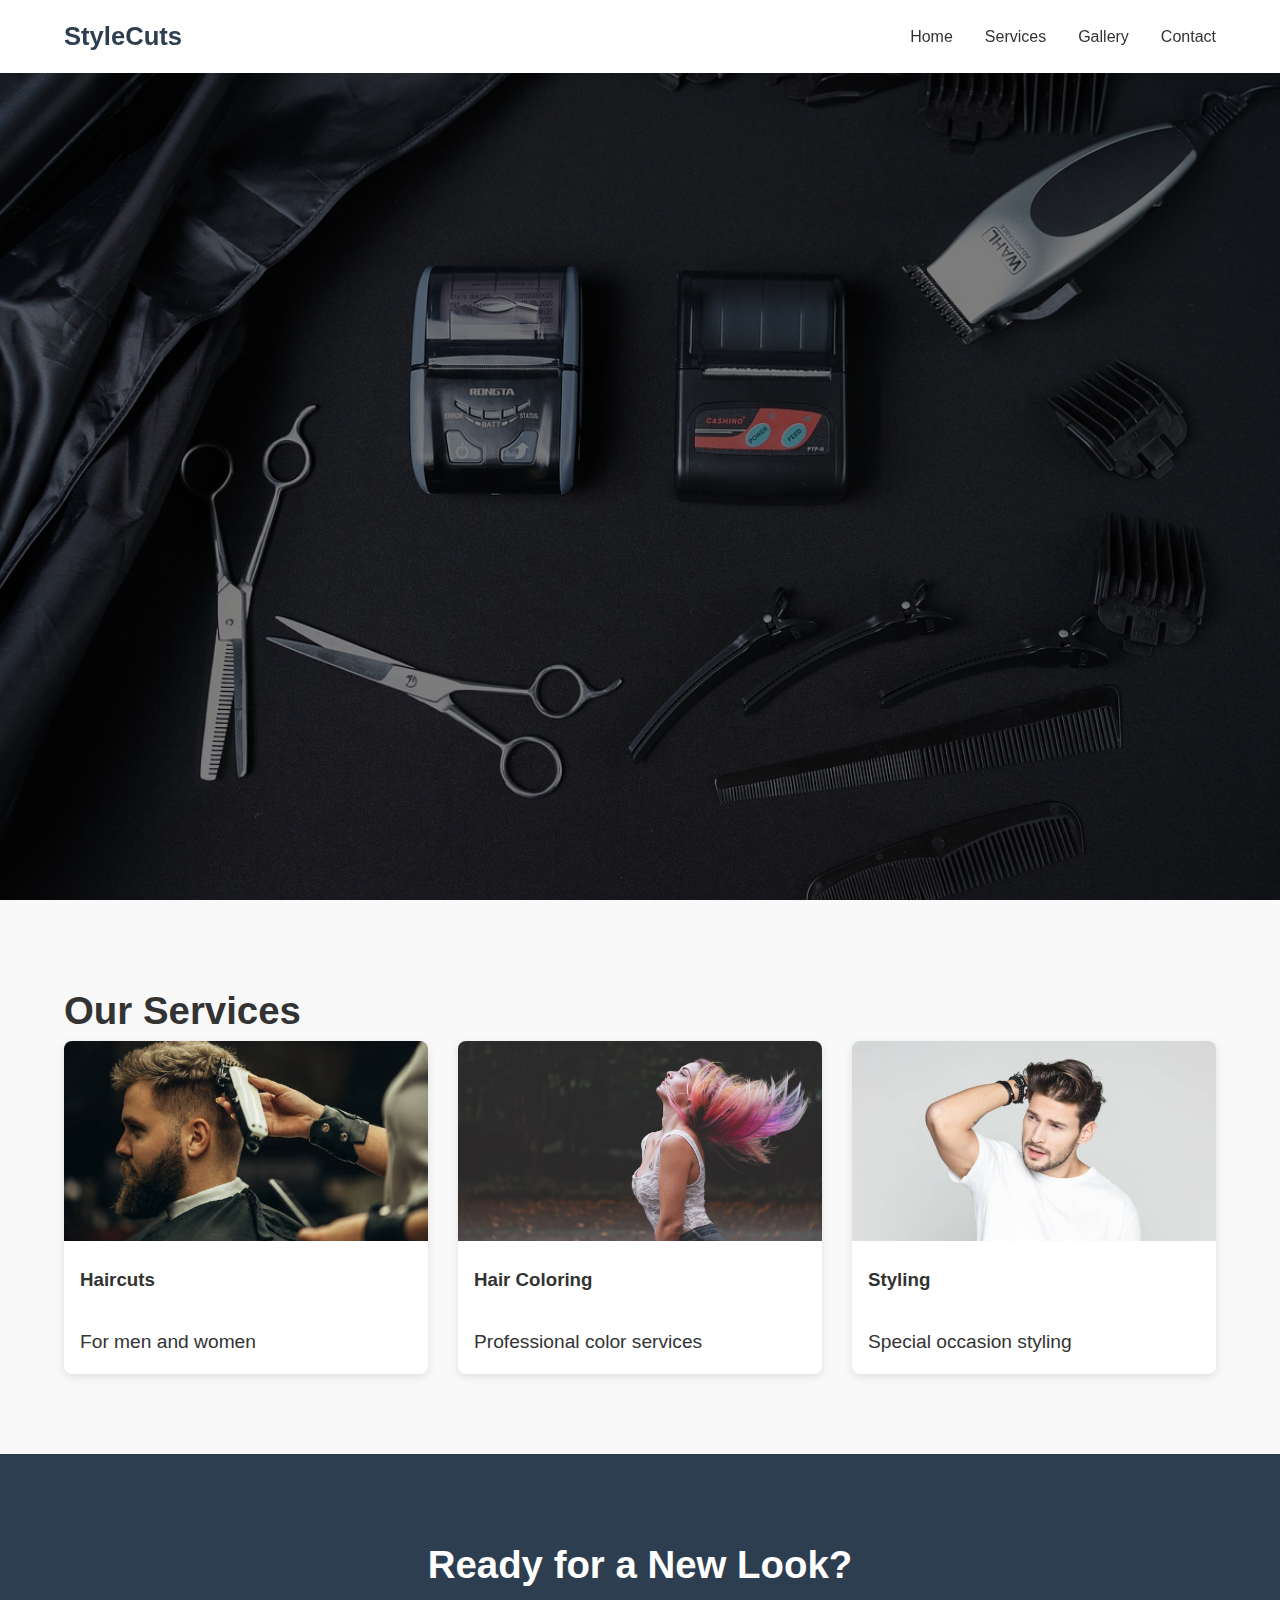
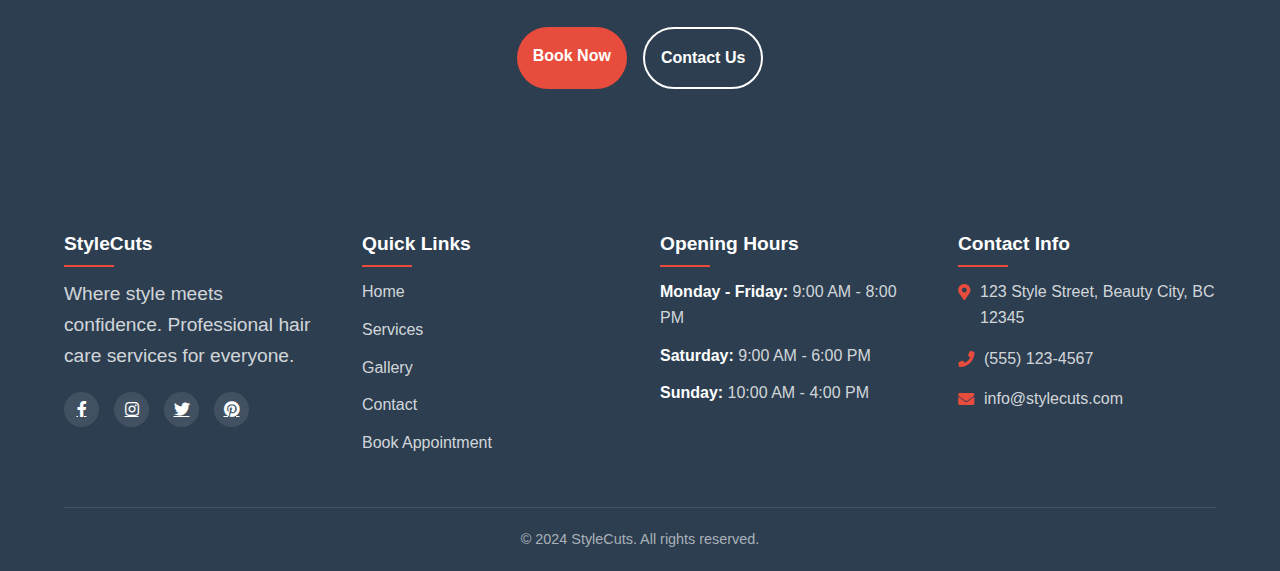
<file: index.html>
<!DOCTYPE html>
<html lang="en">
<head>
    <meta charset="UTF-8">
    <meta name="viewport" content="width=device-width, initial-scale=1.0">
    <title>StyleCuts - Premium Hair Salon</title>
    <link rel="stylesheet" href="styles.css">
    <link rel="stylesheet" href="https://cdnjs.cloudflare.com/ajax/libs/font-awesome/5.15.4/css/all.min.css">
</head>
<body>
    <!-- Navigation -->
    <nav class="main-nav">
        <div class="logo">StyleCuts</div>
        <div class="hamburger">
            <span></span>
            <span></span>
            <span></span>
        </div>
        <ul class="nav-links">
            <li><a href="index.html">Home</a></li>
            <li><a href="services.html">Services</a></li>
            <li><a href="gallery.html">Gallery</a></li>
            <li><a href="contact.html">Contact</a></li>
        </ul>
    </nav>

    <!-- Hero Section -->
    <section class="hero" id="home">
        <div class="hero-content">
            <h1>Welcome to StyleCuts</h1>
            <p>Where Style Meets Confidence</p>
            <a href="book.html" class="cta-button">Book Appointment</a>
        </div>
    </section>

    <!-- Services Overview -->
    <section class="services" id="services">
        <h2>Our Services</h2>
        <div class="services-grid">
            <div class="service-card">
                <img src="./img/HariCut.jpg" alt="Haircut">
                <h3>Haircuts</h3>
                <p>For men and women</p>
            </div>
            <div class="service-card">
                <img src="./img/HairColoring.jpg" alt="Hair Coloring">
                <h3>Hair Coloring</h3>
                <p>Professional color services</p>
            </div>
            <div class="service-card">
                <img src="./img/Hairstyle.jpg" alt="Styling">
                <h3>Styling</h3>
                <p>Special occasion styling</p>
            </div>
        </div>
    </section>

    <!-- Call to Action Section -->
    <section class="cta-section">
        <h2>Ready for a New Look?</h2>
        <div class="cta-buttons">
            <a href="book.html" class="cta-button">Book Now</a>
            <a href="contact.html" class="cta-button secondary">Contact Us</a>
        </div>
    </section>
    <script src="scripts.js"></script>
    <!-- Footer Section -->
<footer class="main-footer">
    <div class="footer-content">
        <div class="footer-section">
            <h3>StyleCuts</h3>
            <p>Where style meets confidence. Professional hair care services for everyone.</p>
            <div class="social-icons">
                <a href="#" class="social-icon"><i class="fab fa-facebook-f"></i></a>
                <a href="#" class="social-icon"><i class="fab fa-instagram"></i></a>
                <a href="#" class="social-icon"><i class="fab fa-twitter"></i></a>
                <a href="#" class="social-icon"><i class="fab fa-pinterest"></i></a>
            </div>
        </div>
        
        <div class="footer-section">
            <h3>Quick Links</h3>
            <ul class="footer-links">
                <li><a href="index.html">Home</a></li>
                <li><a href="services.html">Services</a></li>
                <li><a href="gallery.html">Gallery</a></li>
                <li><a href="contact.html">Contact</a></li>
                <li><a href="book.html">Book Appointment</a></li>
            </ul>
        </div>
        
        <div class="footer-section">
            <h3>Opening Hours</h3>
            <ul class="hours-list">
                <li><span>Monday - Friday:</span> 9:00 AM - 8:00 PM</li>
                <li><span>Saturday:</span> 9:00 AM - 6:00 PM</li>
                <li><span>Sunday:</span> 10:00 AM - 4:00 PM</li>
            </ul>
        </div>
        
        <div class="footer-section">
            <h3>Contact Info</h3>
            <ul class="contact-list">
                <li><i class="fas fa-map-marker-alt"></i> 123 Style Street, Beauty City, BC 12345</li>
                <li><i class="fas fa-phone"></i> (555) 123-4567</li>
                <li><i class="fas fa-envelope"></i> info@stylecuts.com</li>
            </ul>
        </div>
    </div>
    
    <div class="footer-bottom">
        <p>&copy; 2024 StyleCuts. All rights reserved.</p>
    </div>
</footer>
</body>
</html>
</file>
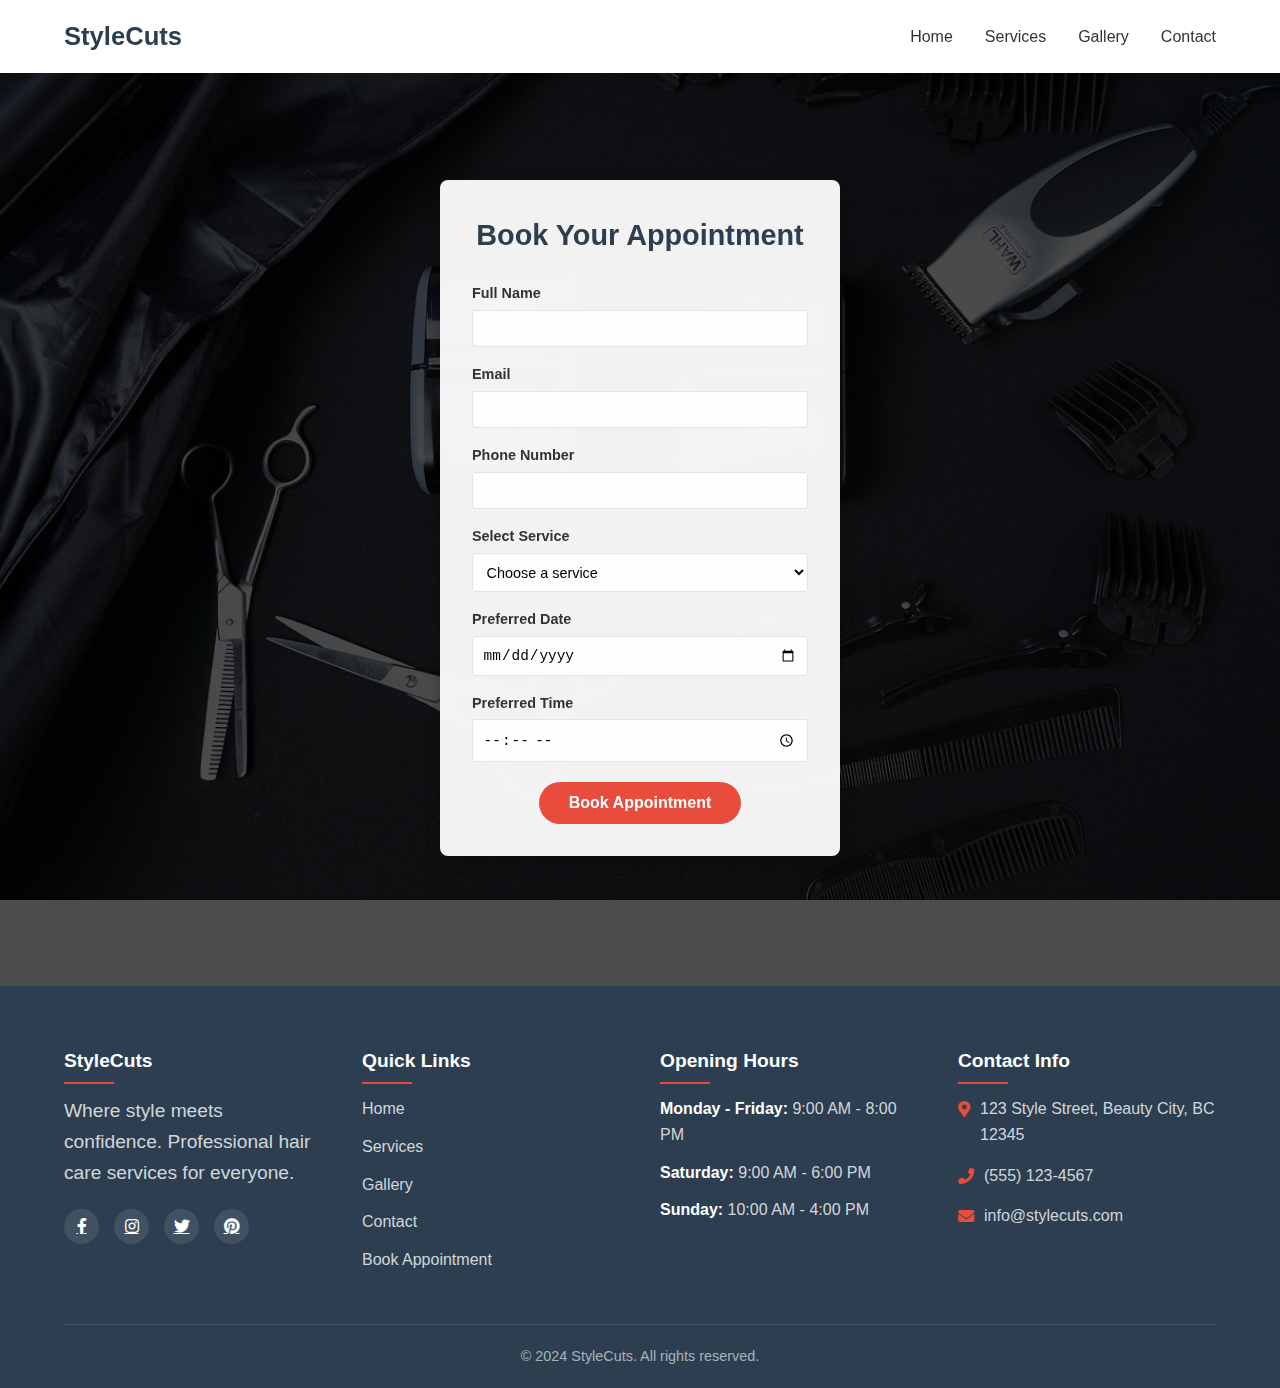
<file: book.html>
<!DOCTYPE html>
<html lang="en">
<head>
    <meta charset="UTF-8">
    <meta name="viewport" content="width=device-width, initial-scale=1.0">
    <title>Book Appointment - StyleCuts</title>
    <link rel="stylesheet" href="styles.css">
    <link rel="stylesheet" href="https://cdnjs.cloudflare.com/ajax/libs/font-awesome/5.15.4/css/all.min.css">
</head>
<body>
    <!-- Navigation -->
    <nav class="main-nav">
        <div class="logo">StyleCuts</div>
        <div class="hamburger">
            <span></span>
            <span></span>
            <span></span>
        </div>
        <ul class="nav-links">
            <li><a href="index.html">Home</a></li>
            <li><a href="services.html">Services</a></li>
            <li><a href="gallery.html">Gallery</a></li>
            <li><a href="contact.html">Contact</a></li>
        </ul>
    </nav>

    <!-- Book Appointment Section with background -->
    <div class="booking-page-wrapper">
        <section class="book-appointment">
            <h2>Book Your Appointment</h2>
            <form id="appointmentForm">
                <div class="form-group">
                    <label for="name">Full Name</label>
                    <input type="text" id="name" name="name" required>
                </div>
                <div class="form-group">
                    <label for="email">Email</label>
                    <input type="email" id="email" name="email" required>
                </div>
                <div class="form-group">
                    <label for="phone">Phone Number</label>
                    <input type="tel" id="phone" name="phone" required>
                </div>
                <div class="form-group">
                    <label for="service">Select Service</label>
                    <select id="service" name="service" required>
                        <option value="">Choose a service</option>
                        <option value="haircut">Haircut</option>
                        <option value="coloring">Hair Coloring</option>
                        <option value="styling">Styling</option>
                    </select>
                </div>
                <div class="form-group">
                    <label for="date">Preferred Date</label>
                    <input type="date" id="date" name="date" required>
                </div>
                <div class="form-group">
                    <label for="time">Preferred Time</label>
                    <input type="time" id="time" name="time" required>
                </div>
                <button type="submit" class="cta-button">Book Appointment</button>
            </form>
        </section>
    </div>

    <!-- Success Popup -->
    <div id="successPopup" class="popup">
        <p>Your appointment has been booked successfully!</p>
        <button onclick="closePopup()">Close</button>
    </div>

    <script src="scripts.js"></script>
    <!-- Footer Section -->
<footer class="main-footer">
    <div class="footer-content">
        <div class="footer-section">
            <h3>StyleCuts</h3>
            <p>Where style meets confidence. Professional hair care services for everyone.</p>
            <div class="social-icons">
                <a href="#" class="social-icon"><i class="fab fa-facebook-f"></i></a>
                <a href="#" class="social-icon"><i class="fab fa-instagram"></i></a>
                <a href="#" class="social-icon"><i class="fab fa-twitter"></i></a>
                <a href="#" class="social-icon"><i class="fab fa-pinterest"></i></a>
            </div>
        </div>
        
        <div class="footer-section">
            <h3>Quick Links</h3>
            <ul class="footer-links">
                <li><a href="index.html">Home</a></li>
                <li><a href="services.html">Services</a></li>
                <li><a href="gallery.html">Gallery</a></li>
                <li><a href="contact.html">Contact</a></li>
                <li><a href="book.html">Book Appointment</a></li>
            </ul>
        </div>
        
        <div class="footer-section">
            <h3>Opening Hours</h3>
            <ul class="hours-list">
                <li><span>Monday - Friday:</span> 9:00 AM - 8:00 PM</li>
                <li><span>Saturday:</span> 9:00 AM - 6:00 PM</li>
                <li><span>Sunday:</span> 10:00 AM - 4:00 PM</li>
            </ul>
        </div>
        
        <div class="footer-section">
            <h3>Contact Info</h3>
            <ul class="contact-list">
                <li><i class="fas fa-map-marker-alt"></i> 123 Style Street, Beauty City, BC 12345</li>
                <li><i class="fas fa-phone"></i> (555) 123-4567</li>
                <li><i class="fas fa-envelope"></i> info@stylecuts.com</li>
            </ul>
        </div>
    </div>
    
    <div class="footer-bottom">
        <p>&copy; 2024 StyleCuts. All rights reserved.</p>
    </div>
</footer>
</body>
</html>
</file>
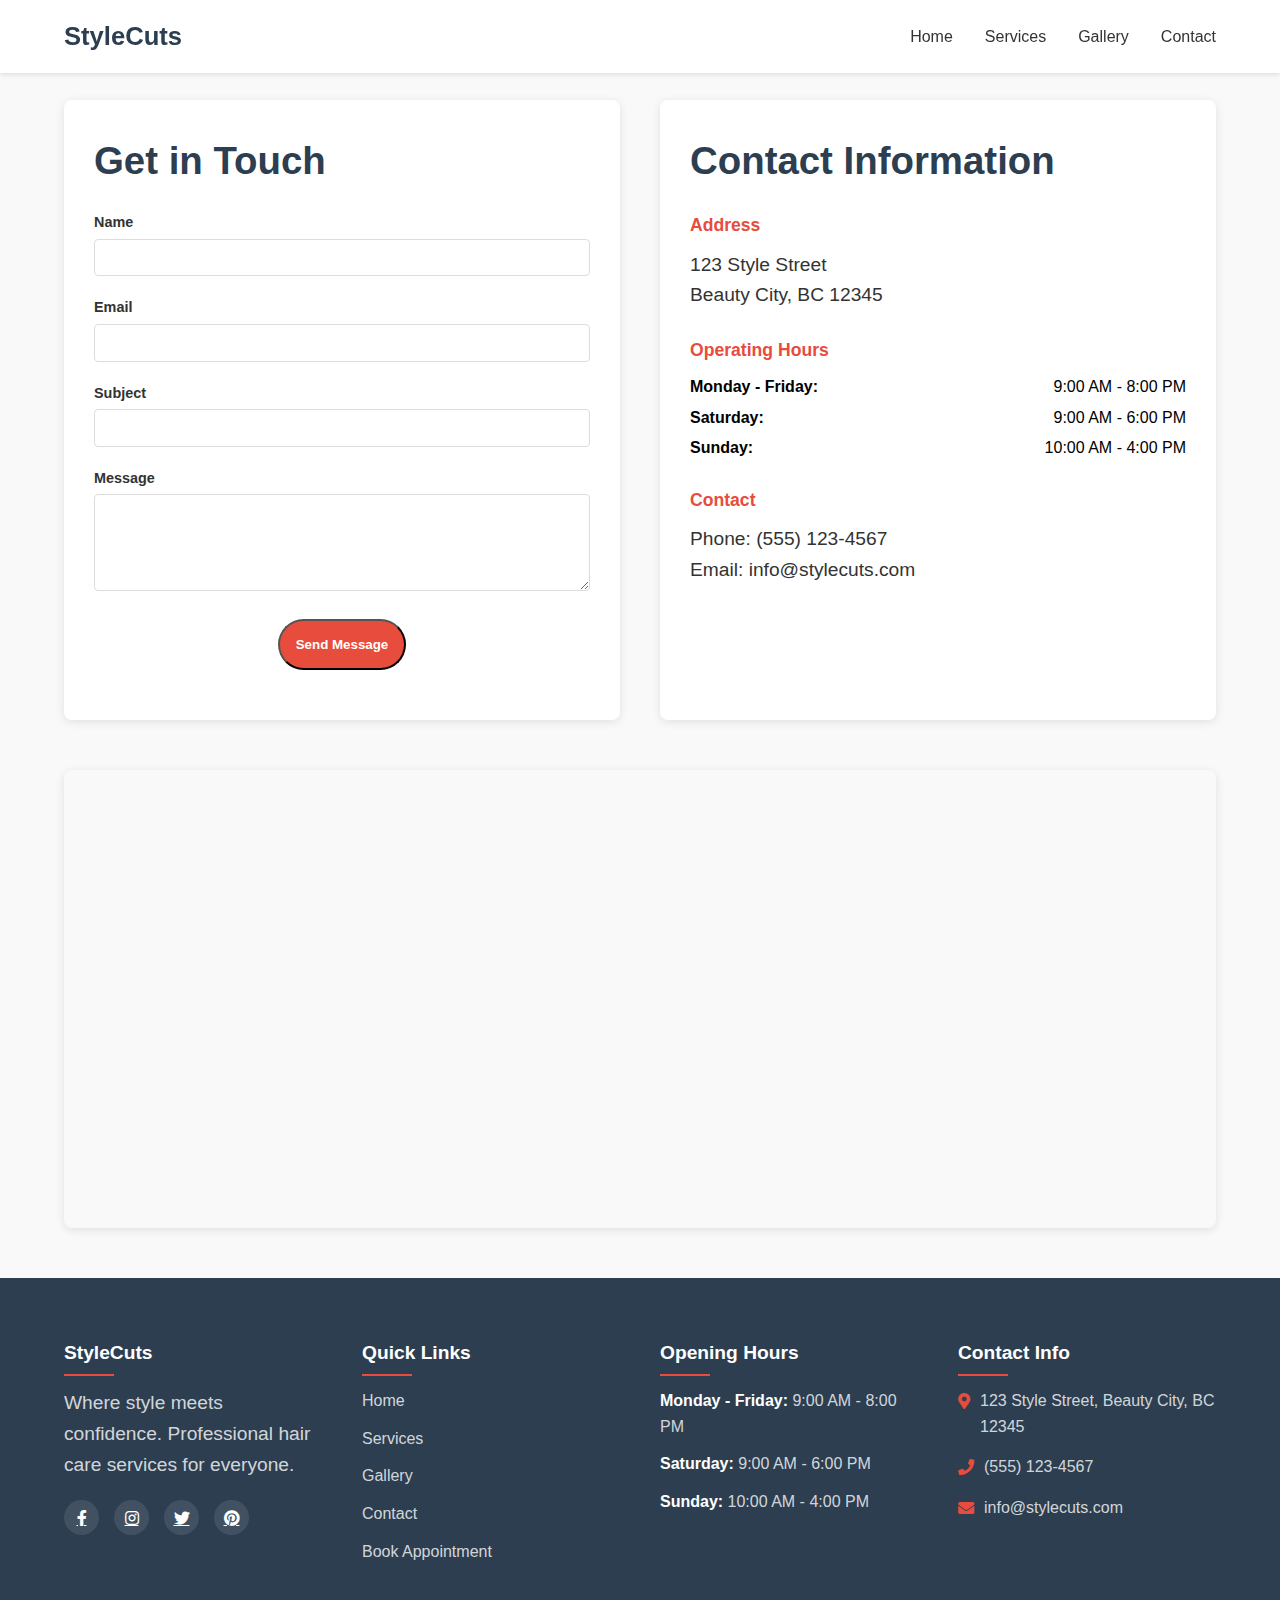
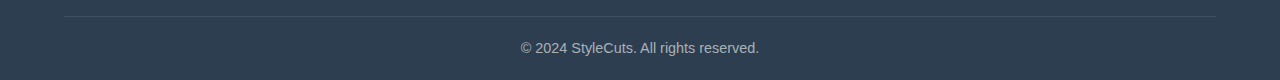
<file: contact.html>
<!DOCTYPE html>
<html lang="en">
<head>
    <meta charset="UTF-8">
    <meta name="viewport" content="width=device-width, initial-scale=1.0">
    <title>Contact Us - StyleCuts</title>
    <link rel="stylesheet" href="styles.css">
    <link rel="stylesheet" href="https://cdnjs.cloudflare.com/ajax/libs/font-awesome/5.15.4/css/all.min.css">
</head>
<body>
    <!-- Navigation -->
    <nav class="main-nav">
        <div class="logo">StyleCuts</div>
        <div class="hamburger">
            <span></span>
            <span></span>
            <span></span>
        </div>
        <ul class="nav-links">
            <li><a href="index.html">Home</a></li>
            <li><a href="services.html">Services</a></li>
            <li><a href="gallery.html">Gallery</a></li>
            <li><a href="contact.html">Contact</a></li>
        </ul>
    </nav>

    <!-- Contact Section -->
    <section class="contact-section">
        <div class="contact-container">
            <!-- Contact Form -->
            <div class="contact-form">
                <h2>Get in Touch</h2>
                <form id="contactForm">
                    <div class="form-group">
                        <label for="name">Name</label>
                        <input type="text" id="name" name="name" required>
                    </div>
                    <div class="form-group">
                        <label for="email">Email</label>
                        <input type="email" id="email" name="email" required>
                    </div>
                    <div class="form-group">
                        <label for="subject">Subject</label>
                        <input type="text" id="subject" name="subject" required>
                    </div>
                    <div class="form-group">
                        <label for="message">Message</label>
                        <textarea id="message" name="message" rows="5" required></textarea>
                    </div>
                    <div class="form-group button-container">
                        <button type="submit" class="cta-button">Send Message</button>
                    </div>
                </form>
            </div>

            <!-- Contact Info -->
            <div class="contact-info">
                <h2>Contact Information</h2>
                <div class="info-item">
                    <h3>Address</h3>
                    <p>123 Style Street<br>Beauty City, BC 12345</p>
                </div>
                <div class="info-item">
                    <h3>Operating Hours</h3>
                    <ul class="hours-list">
                        <li><span>Monday - Friday:</span> 9:00 AM - 8:00 PM</li>
                        <li><span>Saturday:</span> 9:00 AM - 6:00 PM</li>
                        <li><span>Sunday:</span> 10:00 AM - 4:00 PM</li>
                    </ul>
                </div>
                <div class="info-item">
                    <h3>Contact</h3>
                    <p>Phone: (555) 123-4567<br>
                    Email: info@stylecuts.com</p>
                </div>
            </div>
        </div>

        <!-- Google Map -->
        <div class="map-container">
            <iframe src="https://www.google.com/maps/embed?pb=!1m18!1m12!1m3!1d1125.5375680954155!2d-80.53556989778235!3d43.476351847213294!2m3!1f0!2f0!3f0!3m2!1i1024!2i768!4f13.1!3m3!1m2!1s0x882bf5b6f948a38d%3A0xdb3b66d443605974!2sNice%20Haircut%20Barbershop%20%26%20Salon!5e0!3m2!1sen!2sca!4v1733847543285!5m2!1sen!2sca" width="100%" 
            height="450" style="border:0;"
             allowfullscreen="" loading="lazy" referrerpolicy="no-referrer-when-downgrade"></iframe>
        </div>
    </section>

    <!-- Success Popup -->
    <div id="successPopup" class="popup">
        <p>Your message has been sent successfully!</p>
        <button onclick="closePopup()">Close</button>
    </div>

    <script src="scripts.js"></script>
    <!-- Footer Section -->
<footer class="main-footer">
    <div class="footer-content">
        <div class="footer-section">
            <h3>StyleCuts</h3>
            <p>Where style meets confidence. Professional hair care services for everyone.</p>
            <div class="social-icons">
                <a href="#" class="social-icon"><i class="fab fa-facebook-f"></i></a>
                <a href="#" class="social-icon"><i class="fab fa-instagram"></i></a>
                <a href="#" class="social-icon"><i class="fab fa-twitter"></i></a>
                <a href="#" class="social-icon"><i class="fab fa-pinterest"></i></a>
            </div>
        </div>
        
        <div class="footer-section">
            <h3>Quick Links</h3>
            <ul class="footer-links">
                <li><a href="index.html">Home</a></li>
                <li><a href="services.html">Services</a></li>
                <li><a href="gallery.html">Gallery</a></li>
                <li><a href="contact.html">Contact</a></li>
                <li><a href="book.html">Book Appointment</a></li>
            </ul>
        </div>
        
        <div class="footer-section">
            <h3>Opening Hours</h3>
            <ul class="hours-list">
                <li><span>Monday - Friday:</span> 9:00 AM - 8:00 PM</li>
                <li><span>Saturday:</span> 9:00 AM - 6:00 PM</li>
                <li><span>Sunday:</span> 10:00 AM - 4:00 PM</li>
            </ul>
        </div>
        
        <div class="footer-section">
            <h3>Contact Info</h3>
            <ul class="contact-list">
                <li><i class="fas fa-map-marker-alt"></i> 123 Style Street, Beauty City, BC 12345</li>
                <li><i class="fas fa-phone"></i> (555) 123-4567</li>
                <li><i class="fas fa-envelope"></i> info@stylecuts.com</li>
            </ul>
        </div>
    </div>
    
    <div class="footer-bottom">
        <p>&copy; 2024 StyleCuts. All rights reserved.</p>
    </div>
</footer>
</body>
</html>
</file>
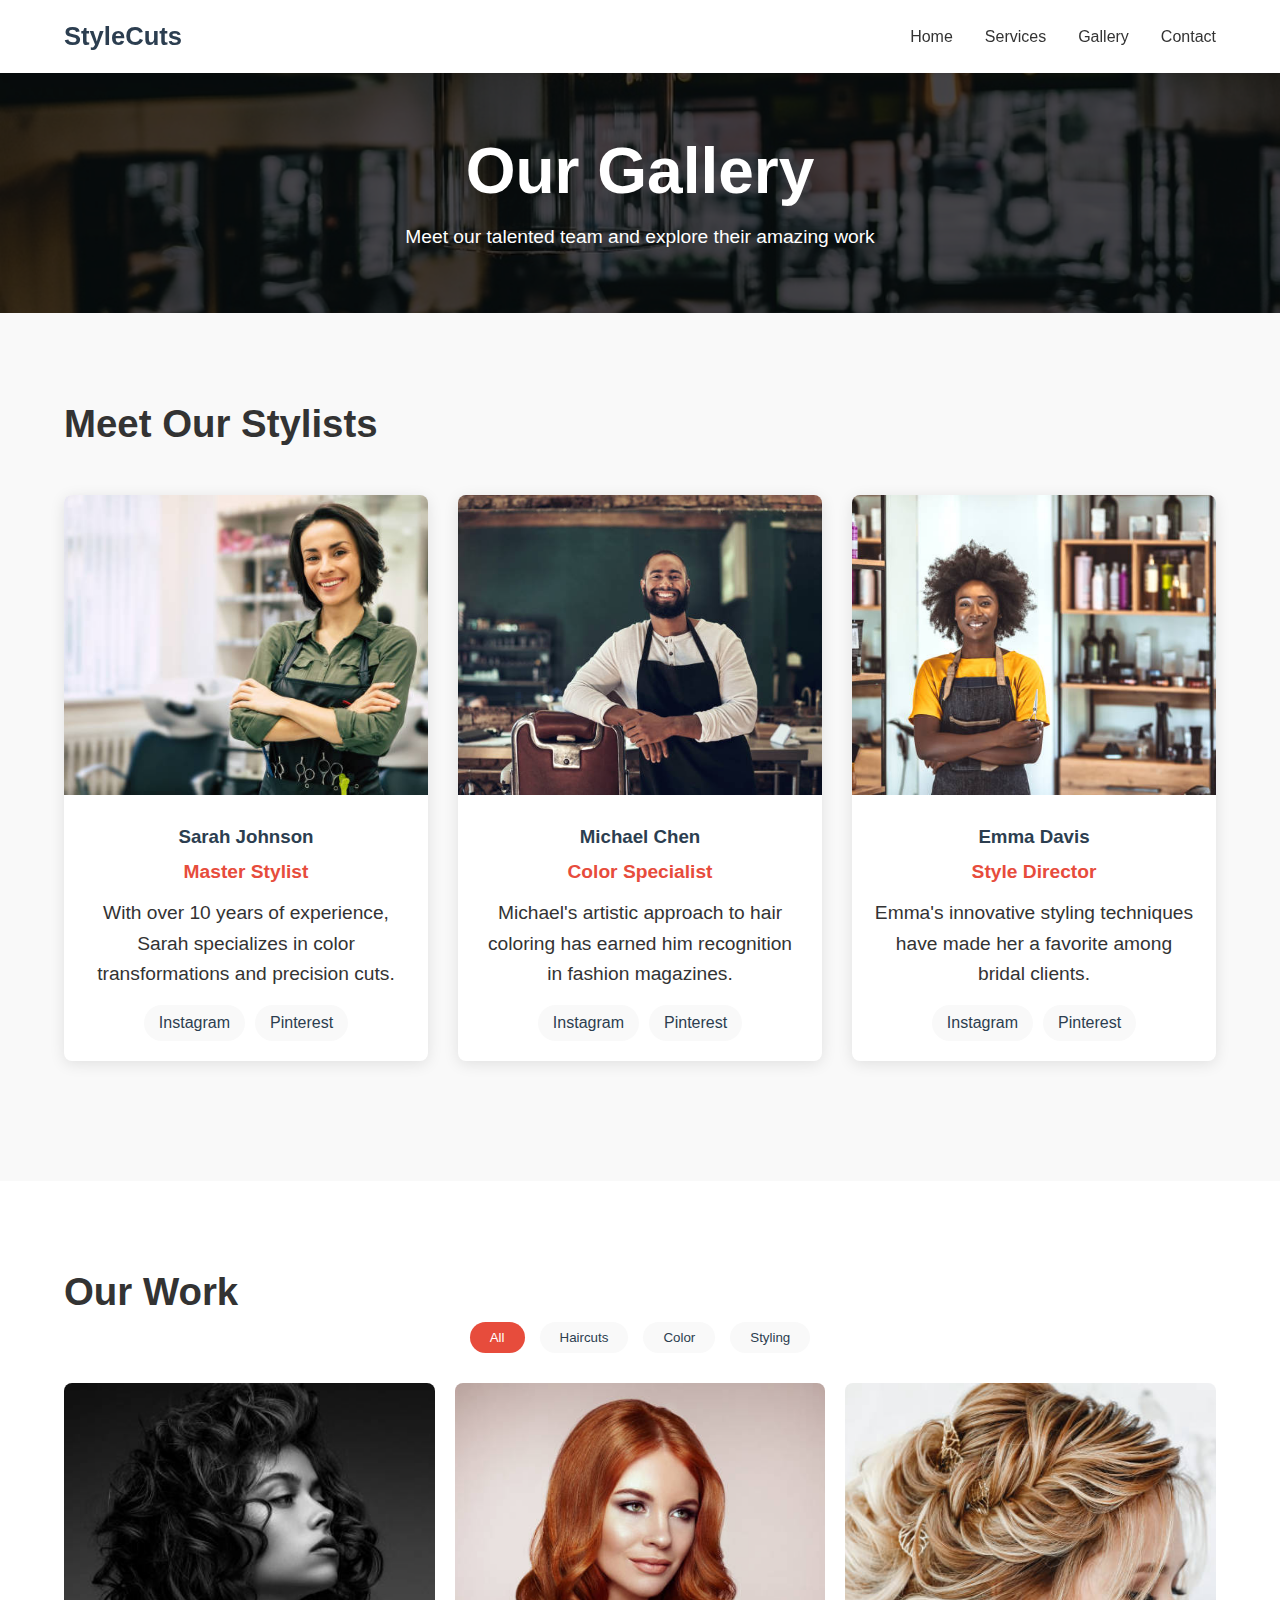
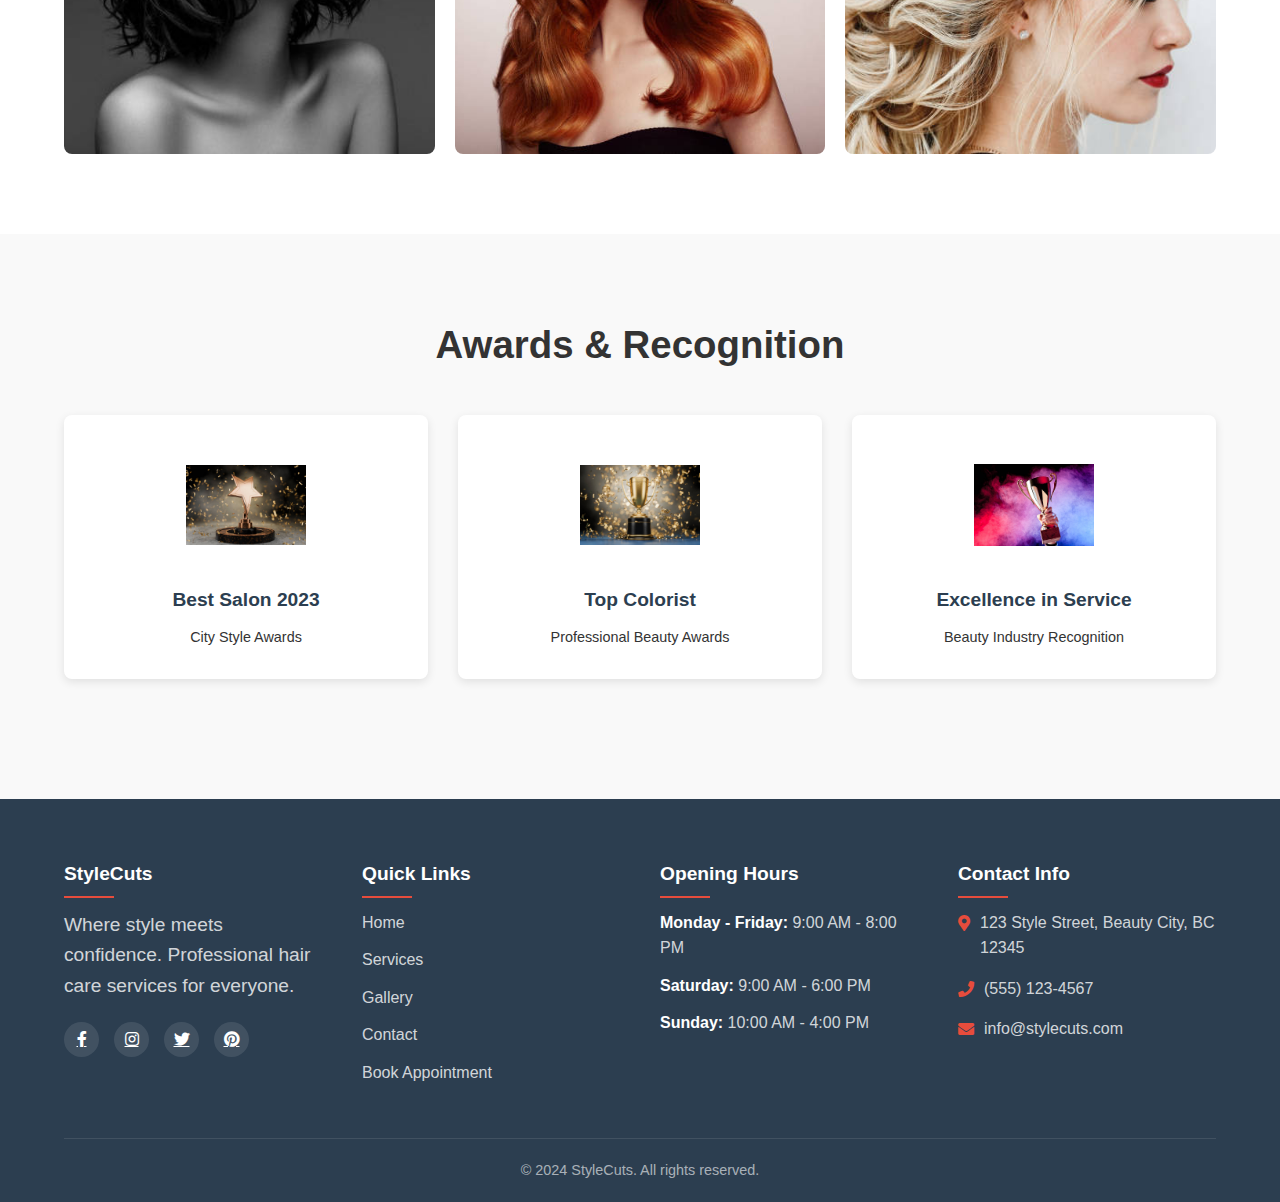
<file: gallery.html>
<!DOCTYPE html>
<html lang="en">
<head>
    <meta charset="UTF-8">
    <meta name="viewport" content="width=device-width, initial-scale=1.0">
    <title>Gallery - StyleCuts</title>
    <link rel="stylesheet" href="styles.css">
    <link rel="stylesheet" href="https://cdnjs.cloudflare.com/ajax/libs/font-awesome/5.15.4/css/all.min.css">
</head>
<body>
    <!-- Navigation -->
    <nav class="main-nav">
        <div class="logo">StyleCuts</div>
        <div class="hamburger">
            <span></span>
            <span></span>
            <span></span>
        </div>
        <ul class="nav-links">
            <li><a href="index.html">Home</a></li>
            <li><a href="services.html">Services</a></li>
            <li><a href="gallery.html">Gallery</a></li>
            <li><a href="contact.html">Contact</a></li>
        </ul>
    </nav>

    <!-- Gallery Header -->
    <section class="gallery-header">
        <h1>Our Gallery</h1>
        <p>Meet our talented team and explore their amazing work</p>
    </section>

    <!-- Team Section -->
    <section class="team-section">
        <h2>Meet Our Stylists</h2>
        <div class="team-grid">
            <div class="team-member">
                <img src="./img/Sarah_Johnson.jpg" alt="Sarah Johnson">
                <div class="member-info">
                    <h3>Sarah Johnson</h3>
                    <p class="position">Master Stylist</p>
                    <p class="bio">With over 10 years of experience, Sarah specializes in color transformations and precision cuts.</p>
                    <div class="social-links">
                        <a href="#" class="social-link">Instagram</a>
                        <a href="#" class="social-link">Pinterest</a>
                    </div>
                </div>
            </div>
            <div class="team-member">
                <img src="./img/Michael_Chen.jpg" alt="Michael Chen">
                <div class="member-info">
                    <h3>Michael Chen</h3>
                    <p class="position">Color Specialist</p>
                    <p class="bio">Michael's artistic approach to hair coloring has earned him recognition in fashion magazines.</p>
                    <div class="social-links">
                        <a href="#" class="social-link">Instagram</a>
                        <a href="#" class="social-link">Pinterest</a>
                    </div>
                </div>
            </div>
            <div class="team-member">
                <img src="./img/EmmaDavis.jpg" alt="Emma Davis">
                <div class="member-info">
                    <h3>Emma Davis</h3>
                    <p class="position">Style Director</p>
                    <p class="bio">Emma's innovative styling techniques have made her a favorite among bridal clients.</p>
                    <div class="social-links">
                        <a href="#" class="social-link">Instagram</a>
                        <a href="#" class="social-link">Pinterest</a>
                    </div>
                </div>
            </div>
        </div>
    </section>

    <!-- Work Gallery -->
    <section class="work-gallery">
        <h2>Our Work</h2>
        <div class="gallery-filter">
            <button class="filter-btn active" data-filter="all">All</button>
            <button class="filter-btn" data-filter="haircuts">Haircuts</button>
            <button class="filter-btn" data-filter="color">Color</button>
            <button class="filter-btn" data-filter="styling">Styling</button>
        </div>
        <div class="gallery-grid">
            <div class="gallery-item" data-category="haircuts">
                <img src="./img/ModernBobCut.jpg" alt="Precision Cut">
                <div class="gallery-overlay">
                    <h3>Modern Bob Cut</h3>
                    <p>By Sarah Johnson</p>
                </div>
            </div>
            <div class="gallery-item" data-category="color">
                <img src="./img/Caramel_Balayage.jpg" alt="Balayage">
                <div class="gallery-overlay">
                    <h3>Caramel Balayage</h3>
                    <p>By Michael Chen</p>
                </div>
            </div>
            <div class="gallery-item" data-category="styling">
                <img src="./img/Bridal_Updo.jpg" alt="Wedding Style">
                <div class="gallery-overlay">
                    <h3>Bridal Updo</h3>
                    <p>By Emma Davis</p>
                </div>
            </div>
            <!-- Add more gallery items as needed -->
        </div>
    </section>

    <!-- Awards and Recognition -->
    <section class="awards-section">
        <h2>Awards & Recognition</h2>
        <div class="awards-grid">
            <div class="award-item">
                <img src="./img/BestSalon.jpg" alt="Best Salon 2023">
                <h3>Best Salon 2023</h3>
                <p>City Style Awards</p>
            </div>
            <div class="award-item">
                <img src="./img/TopColorist.jpg" alt="Top Colorist">
                <h3>Top Colorist</h3>
                <p>Professional Beauty Awards</p>
            </div>
            <div class="award-item">
                <img src="./img/Excellence.jpg" alt="Excellence in Service">
                <h3>Excellence in Service</h3>
                <p>Beauty Industry Recognition</p>
            </div>
        </div>
    </section>

    <script src="scripts.js"></script>
    <!-- Footer Section -->
<footer class="main-footer">
    <div class="footer-content">
        <div class="footer-section">
            <h3>StyleCuts</h3>
            <p>Where style meets confidence. Professional hair care services for everyone.</p>
            <div class="social-icons">
                <a href="#" class="social-icon"><i class="fab fa-facebook-f"></i></a>
                <a href="#" class="social-icon"><i class="fab fa-instagram"></i></a>
                <a href="#" class="social-icon"><i class="fab fa-twitter"></i></a>
                <a href="#" class="social-icon"><i class="fab fa-pinterest"></i></a>
            </div>
        </div>
        
        <div class="footer-section">
            <h3>Quick Links</h3>
            <ul class="footer-links">
                <li><a href="index.html">Home</a></li>
                <li><a href="services.html">Services</a></li>
                <li><a href="gallery.html">Gallery</a></li>
                <li><a href="contact.html">Contact</a></li>
                <li><a href="book.html">Book Appointment</a></li>
            </ul>
        </div>
        
        <div class="footer-section">
            <h3>Opening Hours</h3>
            <ul class="hours-list">
                <li><span>Monday - Friday:</span> 9:00 AM - 8:00 PM</li>
                <li><span>Saturday:</span> 9:00 AM - 6:00 PM</li>
                <li><span>Sunday:</span> 10:00 AM - 4:00 PM</li>
            </ul>
        </div>
        
        <div class="footer-section">
            <h3>Contact Info</h3>
            <ul class="contact-list">
                <li><i class="fas fa-map-marker-alt"></i> 123 Style Street, Beauty City, BC 12345</li>
                <li><i class="fas fa-phone"></i> (555) 123-4567</li>
                <li><i class="fas fa-envelope"></i> info@stylecuts.com</li>
            </ul>
        </div>
    </div>
    
    <div class="footer-bottom">
        <p>&copy; 2024 StyleCuts. All rights reserved.</p>
    </div>
</footer>
</body>
</html>
</file>
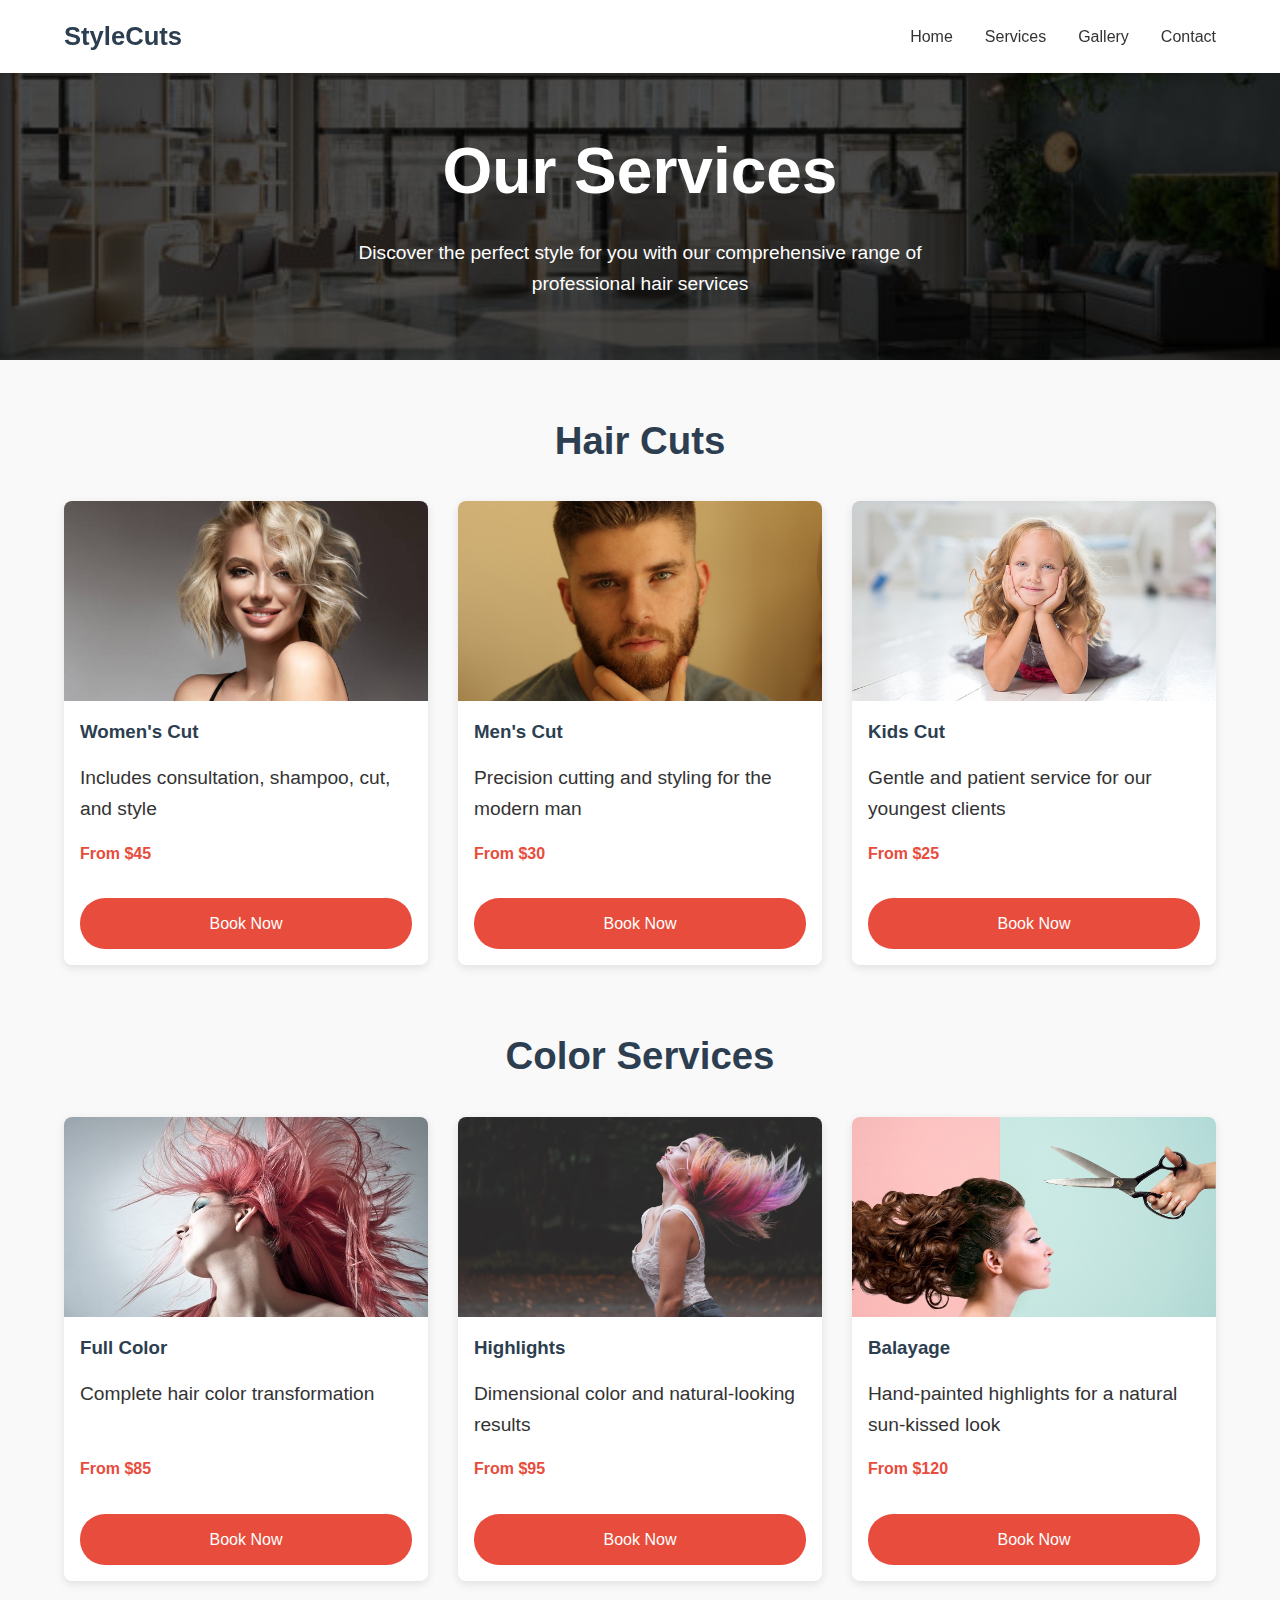
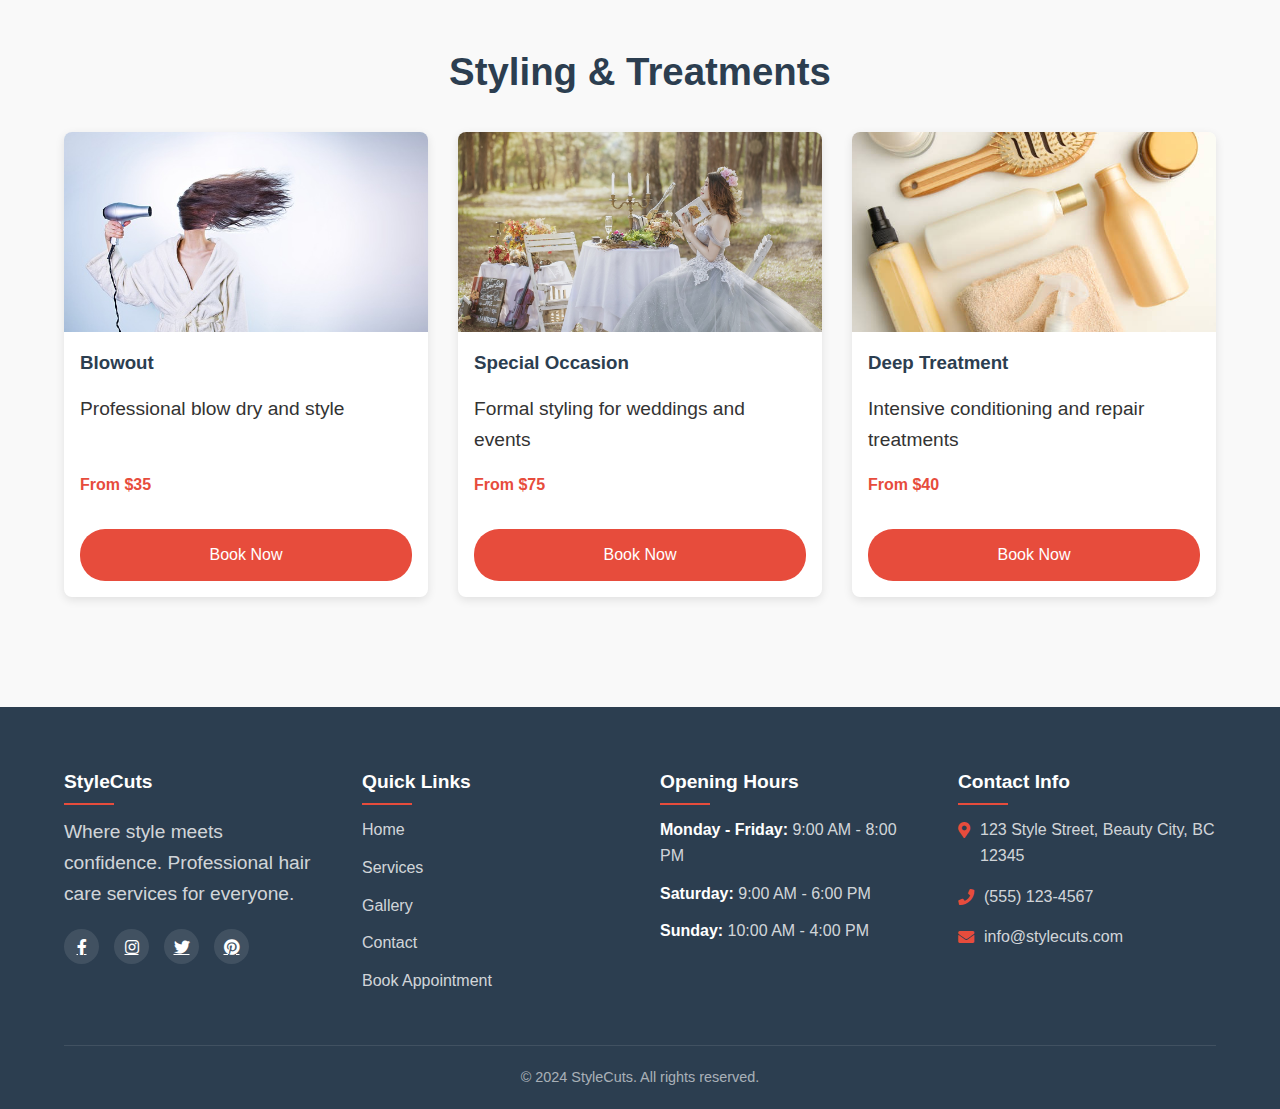
<file: services.html>
<!DOCTYPE html>
<html lang="en">
<head>
    <meta charset="UTF-8">
    <meta name="viewport" content="width=device-width, initial-scale=1.0">
    <title>Services - StyleCuts</title>
    <link rel="stylesheet" href="styles.css">
    <link rel="stylesheet" href="https://cdnjs.cloudflare.com/ajax/libs/font-awesome/5.15.4/css/all.min.css">
</head>
<body>
    <!-- Navigation -->
    <nav class="main-nav">
        <div class="logo">StyleCuts</div>
        <div class="hamburger">
            <span></span>
            <span></span>
            <span></span>
        </div>
        <ul class="nav-links">
            <li><a href="index.html">Home</a></li>
            <li><a href="services.html">Services</a></li>
            <li><a href="gallery.html">Gallery</a></li>
            <li><a href="contact.html">Contact</a></li>
        </ul>
    </nav>

    <!-- Services Header -->
    <section class="services-header">
        <h1>Our Services</h1>
        <p>Discover the perfect style for you with our comprehensive range of professional hair services</p>
    </section>

    <!-- Services Categories -->
    <section class="services-categories">
        <div class="service-category">
            <h2>Hair Cuts</h2>
            <div class="services-grid">
                <div class="service-item">
                    <img src="./img/Woman_cut.jpg" alt="Women's Haircut">
                    <h3>Women's Cut</h3>
                    <p>Includes consultation, shampoo, cut, and style</p>
                    <span class="price">From $45</span>
                    <a href="book.html" class="service-btn">Book Now</a>
                </div>
                <div class="service-item">
                    <img src="./img/men's_Haircut.jpg" alt="Men's Haircut">
                    <h3>Men's Cut</h3>
                    <p>Precision cutting and styling for the modern man</p>
                    <span class="price">From $30</span>
                    <a href="book.html" class="service-btn">Book Now</a>
                </div>
                <div class="service-item">
                    <img src="./img/KidsCut.jpg" alt="Kids Haircut">
                    <h3>Kids Cut</h3>
                    <p>Gentle and patient service for our youngest clients</p>
                    <span class="price">From $25</span>
                    <a href="book.html" class="service-btn">Book Now</a>
                </div>
            </div>
        </div>

        <div class="service-category">
            <h2>Color Services</h2>
            <div class="services-grid">
                <div class="service-item">
                    <img src="./img/FullColo.jpg" alt="Full Color">
                    <h3>Full Color</h3>
                    <p>Complete hair color transformation</p>
                    <span class="price">From $85</span>
                    <a href="book.html" class="service-btn">Book Now</a>
                </div>
                <div class="service-item">
                    <img src="./img/HairColoring.jpg" alt="Highlights">
                    <h3>Highlights</h3>
                    <p>Dimensional color and natural-looking results</p>
                    <span class="price">From $95</span>
                    <a href="book.html" class="service-btn">Book Now</a>
                </div>
                <div class="service-item">
                    <img src="./img/Balayage.jpg" alt="Balayage">
                    <h3>Balayage</h3>
                    <p>Hand-painted highlights for a natural sun-kissed look</p>
                    <span class="price">From $120</span>
                    <a href="book.html" class="service-btn">Book Now</a>
                </div>
            </div>
        </div>

        <div class="service-category">
            <h2>Styling & Treatments</h2>
            <div class="services-grid">
                <div class="service-item">
                    <img src="./img/blowOut.jpg" alt="Blowout">
                    <h3>Blowout</h3>
                    <p>Professional blow dry and style</p>
                    <span class="price">From $35</span>
                    <a href="book.html" class="service-btn">Book Now</a>
                </div>
                <div class="service-item">
                    <img src="./img/weddingStyle.jpg" alt="Special Occasion">
                    <h3>Special Occasion</h3>
                    <p>Formal styling for weddings and events</p>
                    <span class="price">From $75</span>
                    <a href="book.html" class="service-btn">Book Now</a>
                </div>
                <div class="service-item">
                    <img src="./img/HairCare.jpg" alt="Hair Treatment">
                    <h3>Deep Treatment</h3>
                    <p>Intensive conditioning and repair treatments</p>
                    <span class="price">From $40</span>
                    <a href="book.html" class="service-btn">Book Now</a>
                </div>
            </div>
        </div>
    </section>
    
    <script src="scripts.js"></script>
    <!-- Footer Section -->
<footer class="main-footer">
    <div class="footer-content">
        <div class="footer-section">
            <h3>StyleCuts</h3>
            <p>Where style meets confidence. Professional hair care services for everyone.</p>
            <div class="social-icons">
                <a href="#" class="social-icon"><i class="fab fa-facebook-f"></i></a>
                <a href="#" class="social-icon"><i class="fab fa-instagram"></i></a>
                <a href="#" class="social-icon"><i class="fab fa-twitter"></i></a>
                <a href="#" class="social-icon"><i class="fab fa-pinterest"></i></a>
            </div>
        </div>
        
        <div class="footer-section">
            <h3>Quick Links</h3>
            <ul class="footer-links">
                <li><a href="index.html">Home</a></li>
                <li><a href="services.html">Services</a></li>
                <li><a href="gallery.html">Gallery</a></li>
                <li><a href="contact.html">Contact</a></li>
                <li><a href="book.html">Book Appointment</a></li>
            </ul>
        </div>
        
        <div class="footer-section">
            <h3>Opening Hours</h3>
            <ul class="hours-list">
                <li><span>Monday - Friday:</span> 9:00 AM - 8:00 PM</li>
                <li><span>Saturday:</span> 9:00 AM - 6:00 PM</li>
                <li><span>Sunday:</span> 10:00 AM - 4:00 PM</li>
            </ul>
        </div>
        
        <div class="footer-section">
            <h3>Contact Info</h3>
            <ul class="contact-list">
                <li><i class="fas fa-map-marker-alt"></i> 123 Style Street, Beauty City, BC 12345</li>
                <li><i class="fas fa-phone"></i> (555) 123-4567</li>
                <li><i class="fas fa-envelope"></i> info@stylecuts.com</li>
            </ul>
        </div>
    </div>
    
    <div class="footer-bottom">
        <p>&copy; 2024 StyleCuts. All rights reserved.</p>
    </div>
</footer>
</body>
</html>
</file>
<file: styles.css>
/* Reset and Base Styles */
* {
    margin: 0;
    padding: 0;
    box-sizing: border-box;
}

:root {
    --primary-color: #2c3e50;
    --secondary-color: #e74c3c;
    --text-color: #333;
    --light-bg: #f9f9f9;
    --transition: all 0.3s ease;
}

body {
    font-family: 'Arial', sans-serif;
    line-height: 1.6;
    color: var(--text-color);
}

/* Fluid Typography */
h1 {
    font-size: clamp(2rem, 5vw, 4rem);
}

h2 {
    font-size: clamp(1.5rem, 3vw, 2.5rem);
}

p {
    font-size: clamp(1rem, 1.5vw, 1.25rem);
}

/* Navigation */
.main-nav {
    display: flex;
    justify-content: space-between;
    align-items: center;
    padding: 1rem 5%;
    background: white;
    position: fixed;
    width: 100%;
    top: 0;
    z-index: 1000;
    box-shadow: 0 2px 5px rgba(0,0,0,0.1);
}

.logo {
    font-size: clamp(1.5rem, 2vw, 2rem);
    font-weight: bold;
    color: var(--primary-color);
}

.nav-links {
    display: flex;
    gap: 2rem;
    list-style: none;
}

.nav-links a {
    text-decoration: none;
    color: var(--text-color);
    transition: var(--transition);
}

.nav-links a:hover {
    color: var(--secondary-color);
}

/* Hero Section */
.hero {
    height: 100vh;
    background: linear-gradient(rgba(0,0,0,0.5), rgba(0,0,0,0.5)),
                url('./img/hero.jpg') center/cover;
    display: flex;
    align-items: center;
    justify-content: center;
    text-align: center;
    color: white;
    padding-top: 80px;
}

.hero-content {
    opacity: 0;
    animation: fadeIn 1s ease forwards;
    display: flex;
    flex-direction: column;
    gap: 1.5rem;
}

.hero-content h1 {
    margin-bottom: 1rem;
}

.hero-content p {
    margin-bottom: 2rem;
    font-size: clamp(1.1rem, 2vw, 1.5rem);
}

.hero-content .cta-button {
    display: inline-block;
    margin-top: 1rem;
    padding: 1rem 2rem;
    background: var(--secondary-color);
    color: white;
    text-decoration: none;
    border-radius: 50px;
    transition: var(--transition);
    width: fit-content;
    margin-left: auto;
    margin-right: auto;
}

@keyframes fadeIn {
    from { opacity: 0; transform: translateY(20px); }
    to { opacity: 1; transform: translateY(0); }
}

/* Services Section */
.services {
    padding: 5rem 5%;
    background: var(--light-bg);
}

.services-grid {
    display: grid;
    grid-template-columns: repeat(auto-fit, minmax(250px, 1fr));
    gap: 2rem;
    margin-top: 2rem;
}

.service-card {
    background: white;
    border-radius: 8px;
    overflow: hidden;
    box-shadow: 0 3px 10px rgba(0,0,0,0.1);
    transition: var(--transition);
}

.service-card:hover {
    transform: translateY(-10px);
}

.service-card img {
    width: 100%;
    height: 200px;
    object-fit: cover;
    transition: var(--transition);
}

.service-card:hover img {
    transform: scale(1.05);
}

.service-card h3, .service-card p {
    padding: 1rem;
}

/* CTA Section */
.cta-section {
    padding: 5rem 5%;
    text-align: center;
    background: var(--primary-color);
    color: white;
}

.cta-buttons {
    display: flex;
    gap: 1rem;
    justify-content: center;
    margin-top: 2rem;
}

.cta-button {
    padding: 1rem 1rem;
    border-radius: 50px;
    text-decoration: none;
    font-weight: bold;
    transition: var(--transition);
}

.cta-button {
    background: var(--secondary-color);
    color: white;
}

.cta-button.secondary {
    background: transparent;
    border: 2px solid white;
}

.cta-button:hover {
    transform: scale(1.05);
    box-shadow: 0 5px 15px rgba(0,0,0,0.2);
}

.button-container {
    text-align: center;
}

/*book Appointment*/
.book-appointment {
    background-color: #f9f9f9;
    padding: 2rem;
    border-radius: 8px;
    box-shadow: 0 4px 8px rgba(0, 0, 0, 0.1);
    max-width: 400px;
    margin: 80px auto;
}

.book-appointment h2 {
    text-align: center;
    color: var(--primary-color);
    margin-bottom: 1.5rem;
    font-size: 1.8rem;
}

.form-group {
    margin-bottom: 1rem;
}

.form-group label {
    display: block;
    font-weight: 600;
    margin-bottom: 0.3rem;
    color: var(--text-color);
    font-size: 0.9rem;
}

.form-group input,
.form-group select {
    width: 100%;
    padding: 0.6rem;
    border: 1px solid #ddd;
    border-radius: 4px;
    font-size: 0.9rem;
}

.popup {
    display: none;
    position: fixed;
    top: 50%;
    left: 50%;
    transform: translate(-50%, -50%);
    background: white;
    padding: 2rem;
    border-radius: 8px;
    box-shadow: 0 5px 15px rgba(0,0,0,0.3);
    z-index: 1001;
    text-align: center;
    min-width: 300px;
}

.popup p {
    margin-bottom: 1rem;
}

.popup button {
    padding: 0.5rem 1.5rem;
    background: var(--secondary-color);
    color: white;
    border: none;
    border-radius: 25px;
    cursor: pointer;
    margin-top: 1rem;
    font-size: 0.9rem;
    transition: all 0.3s ease;
}

.popup button:hover {
    background-color: #d44534;
    transform: translateY(-2px);
}

.book-appointment .cta-button {
    width: auto;
    min-width: 200px;
    padding: 12px 30px;
    background-color: var(--secondary-color);
    color: white;
    border: none;
    border-radius: 25px;
    cursor: pointer;
    font-size: 16px;
    font-weight: 600;
    transition: all 0.3s ease;
    display: block;
    margin: 20px auto 0;
}

.book-appointment .cta-button:hover {
    transform: translateY(-2px);
    box-shadow: 0 4px 12px rgba(231, 76, 60, 0.3);
    background-color: #d44534; /* Darker shade of secondary-color */
}

.book-appointment .cta-button:active {
    transform: translateY(0);
    box-shadow: 0 2px 6px rgba(231, 76, 60, 0.3);
}

/* Hamburger Menu Styles */
.hamburger {
    display: none;
    cursor: pointer;
    width: 30px;
    height: 20px;
    position: relative;
    z-index: 1001;
}

.hamburger span {
    display: block;
    position: absolute;
    height: 3px;
    width: 100%;
    background: var(--primary-color);
    border-radius: 3px;
    transition: all 0.3s ease;
}

.hamburger span:nth-child(1) {
    top: 0;
}

.hamburger span:nth-child(2) {
    top: 8px;
}

.hamburger span:nth-child(3) {
    top: 16px;
}

/* Hamburger Animation */
.hamburger.active span:nth-child(1) {
    transform: rotate(45deg);
    top: 8px;
}

.hamburger.active span:nth-child(2) {
    opacity: 0;
}

.hamburger.active span:nth-child(3) {
    transform: rotate(-45deg);
    top: 8px;
}

/* Contact Section Styles */
.contact-section {
    padding: 100px 5% 50px;
    background-color: var(--light-bg);
}

.contact-container {
    display: grid;
    grid-template-columns: 1fr 1fr;
    gap: 40px;
    max-width: 1200px;
    margin: 0 auto 50px;
}

.contact-form,
.contact-info {
    background: white;
    padding: 30px;
    border-radius: 8px;
    box-shadow: 0 2px 10px rgba(0,0,0,0.1);
}

.contact-form h2,
.contact-info h2 {
    color: var(--primary-color);
    margin-bottom: 20px;
}

/* Form Styles */
.contact-form .form-group {
    margin-bottom: 20px;
}

.contact-form textarea {
    width: 100%;
    padding: 10px;
    border: 1px solid #ddd;
    border-radius: 4px;
    resize: vertical;
}

/* Contact Info Styles */
.info-item {
    margin-bottom: 25px;
}

.info-item h3 {
    color: var(--secondary-color);
    margin-bottom: 10px;
    font-size: 1.1rem;
}

.contact-info .hours-list {
    list-style: none;
    color: black; 
}

.contact-info .hours-list li {
    margin-bottom: 5px;
    display: flex;
    justify-content: space-between;
    color:black
}

.contact-info .hours-list span {
    font-weight: bold;
    color:black
}

/* Map Container */
.map-container {
    width: 100%;
    max-width: 1200px;
    margin: 0 auto;
    border-radius: 8px;
    overflow: hidden;
    box-shadow: 0 2px 10px rgba(0,0,0,0.1);
}

/* Booking Page Styles */
.booking-page-wrapper {
    min-height: 100vh;
    padding: 100px 20px 50px;
    background: linear-gradient(rgba(0, 0, 0, 0.7), rgba(0, 0, 0, 0.7)),
                url('./img/hero.jpg') center/cover fixed;
    display: flex;
    align-items: center;
    justify-content: center;
}

.book-appointment {
    background: rgba(255, 255, 255, 0.95);
    padding: 2rem;
    border-radius: 8px;
    box-shadow: 0 4px 15px rgba(0, 0, 0, 0.2);
    max-width: 400px;
    width: 100%;
    backdrop-filter: blur(5px);
}

.book-appointment h2 {
    text-align: center;
    color: var(--primary-color);
    margin-bottom: 1.5rem;
    font-size: 1.8rem;
}

.book-appointment .form-group {
    margin-bottom: 1rem;
}

.book-appointment .form-group label {
    display: block;
    font-weight: 600;
    margin-bottom: 0.3rem;
    color: var(--text-color);
    font-size: 0.9rem;
}

.book-appointment .form-group input,
.book-appointment .form-group select {
    width: 100%;
    padding: 0.6rem;
    border: 1px solid rgba(0, 0, 0, 0.1);
    border-radius: 4px;
    font-size: 0.9rem;
    background: rgba(255, 255, 255, 0.9);
}

.book-appointment .form-group input:focus,
.book-appointment .form-group select:focus {
    outline: none;
    border-color: var(--secondary-color);
    box-shadow: 0 0 0 2px rgba(231, 76, 60, 0.1);
}

/* Services Page Styles */
.services-header {
    padding: 120px 5% 60px;
    text-align: center;
    background: linear-gradient(rgba(0,0,0,0.7), rgba(0,0,0,0.7)),
                url('./img/Service_cover.jpg') center/cover;
    color: white;
}

.services-header h1 {
    margin-bottom: 1rem;
}

.services-header p {
    max-width: 600px;
    margin: 0 auto;
}

.services-categories {
    padding: 50px 5%;
    background: var(--light-bg);
}

.service-category {
    margin-bottom: 60px;
}

.service-category h2 {
    text-align: center;
    margin-bottom: 30px;
    color: var(--primary-color);
}

.services-grid {
    display: grid;
    grid-template-columns: repeat(auto-fit, minmax(300px, 1fr));
    gap: 30px;
    margin: 0 auto;
    max-width: 1200px;
}

.service-item {
    background: white;
    border-radius: 8px;
    overflow: hidden;
    box-shadow: 0 3px 10px rgba(0,0,0,0.1);
    transition: transform 0.3s ease;
    display: flex;
    flex-direction: column;
}

.service-item:hover {
    transform: translateY(-5px);
}

.service-item img {
    width: 100%;
    height: 200px;
    object-fit: cover;
}

.service-item h3 {
    padding: 1rem;
    margin: 0;
    color: var(--primary-color);
}

.service-item p {
    padding: 0 1rem;
    margin: 0;
    flex-grow: 1;
}

.service-item .price {
    padding: 1rem;
    font-weight: bold;
    color: var(--secondary-color);
}

.service-btn {
    display: inline-block;
    padding: 0.8rem 1.5rem;
    margin: 1rem;
    background: var(--secondary-color);
    color: white;
    text-decoration: none;
    border-radius: 25px;
    text-align: center;
    transition: all 0.3s ease;
}

.service-btn:hover {
    background: #d44534;
    transform: scale(1.05);
}

/* Gallery Page Styles */
.gallery-header {
    padding: 120px 5% 60px;
    text-align: center;
    background: linear-gradient(rgba(0,0,0,0.7), rgba(0,0,0,0.7)),
                url('./img/GalleryBackground.jpg') center/cover;
    color: white;
}

/* Team Section */
.team-section {
    padding: 80px 5%;
    background: var(--light-bg);
}

.team-grid {
    display: grid;
    grid-template-columns: repeat(auto-fit, minmax(300px, 1fr));
    gap: 30px;
    max-width: 1200px;
    margin: 40px auto;
}

.team-member {
    background: white;
    border-radius: 8px;
    overflow: hidden;
    box-shadow: 0 3px 15px rgba(0,0,0,0.1);
    transition: transform 0.3s ease;
}

.team-member:hover {
    transform: translateY(-10px);
}

.team-member img {
    width: 100%;
    height: 300px;
    object-fit: cover;
}

.member-info {
    padding: 20px;
    text-align: center;
}

.member-info h3 {
    color: var(--primary-color);
    margin-bottom: 5px;
}

.position {
    color: var(--secondary-color);
    font-weight: bold;
    margin-bottom: 10px;
}

.social-links {
    margin-top: 15px;
    display: flex;
    justify-content: center;
    gap: 10px;
}

.social-link {
    padding: 5px 15px;
    border-radius: 20px;
    background: var(--light-bg);
    color: var(--primary-color);
    text-decoration: none;
    transition: all 0.3s ease;
}

.social-link:hover {
    background: var(--secondary-color);
    color: white;
}

/* Work Gallery */
.work-gallery {
    padding: 80px 5%;
    background: white;
}

.gallery-filter {
    display: flex;
    justify-content: center;
    gap: 15px;
    margin-bottom: 30px;
    flex-wrap: wrap;
}

.filter-btn {
    padding: 8px 20px;
    border: none;
    border-radius: 25px;
    background: var(--light-bg);
    color: var(--primary-color);
    cursor: pointer;
    transition: all 0.3s ease;
}

.filter-btn.active,
.filter-btn:hover {
    background: var(--secondary-color);
    color: white;
}

.gallery-grid {
    display: grid;
    grid-template-columns: repeat(auto-fill, minmax(300px, 1fr));
    gap: 20px;
    max-width: 1200px;
    margin: 0 auto;
}

.gallery-item {
    position: relative;
    border-radius: 8px;
    overflow: hidden;
    aspect-ratio: 1;
}

.gallery-item img {
    width: 100%;
    height: 100%;
    object-fit: cover;
    transition: transform 0.3s ease;
}

.gallery-overlay {
    position: absolute;
    bottom: -100%;
    left: 0;
    width: 100%;
    padding: 20px;
    background: rgba(0,0,0,0.7);
    color: white;
    transition: bottom 0.3s ease;
}

.gallery-item:hover img {
    transform: scale(1.1);
}

.gallery-item:hover .gallery-overlay {
    bottom: 0;
}

/* Awards Section */
.awards-section {
    padding: 80px 5%;
    background: var(--light-bg);
    text-align: center;
}

.awards-grid {
    display: grid;
    grid-template-columns: repeat(auto-fit, minmax(250px, 1fr));
    gap: 30px;
    max-width: 1200px;
    margin: 40px auto;
}

.award-item {
    background: white;
    padding: 30px;
    border-radius: 8px;
    box-shadow: 0 3px 10px rgba(0,0,0,0.1);
    transition: transform 0.3s ease;
    display: flex;
    flex-direction: column;
    align-items: center;
}

.award-item:hover {
    transform: translateY(-5px);
}

.award-item img {
    width: 120px;
    height: 120px;
    margin-bottom: 20px;
    object-fit: contain;
}

.award-item h3 {
    font-size: 1.2rem;
    color: var(--primary-color);
    margin-bottom: 10px;
}

.award-item p {
    color: var(--text-color);
    font-size: 0.9rem;
}

/* Footer Styles */
.main-footer {
    background-color: var(--primary-color);
    color: white;
    padding: 60px 5% 20px;
    margin-top: auto;
}

.footer-content {
    display: grid;
    grid-template-columns: repeat(auto-fit, minmax(250px, 1fr));
    gap: 40px;
    max-width: 1200px;
    margin: 0 auto;
}

.footer-section h3 {
    color: white;
    font-size: 1.2rem;
    margin-bottom: 20px;
    position: relative;
}

.footer-section h3::after {
    content: '';
    position: absolute;
    left: 0;
    bottom: -8px;
    width: 50px;
    height: 2px;
    background-color: var(--secondary-color);
}

.footer-section p {
    color: rgba(255, 255, 255, 0.8);
    line-height: 1.6;
    margin-bottom: 20px;
}

.social-icons {
    display: flex;
    gap: 15px;
}

.social-icon {
    color: white;
    background-color: rgba(255, 255, 255, 0.1);
    width: 35px;
    height: 35px;
    border-radius: 50%;
    display: flex;
    align-items: center;
    justify-content: center;
    transition: all 0.3s ease;
}

.social-icon:hover {
    background-color: var(--secondary-color);
    transform: translateY(-3px);
}

.footer-links {
    list-style: none;
    padding: 0;
}

.footer-links li {
    margin-bottom: 12px;
}

.footer-links a {
    color: rgba(255, 255, 255, 0.8);
    text-decoration: none;
    transition: all 0.3s ease;
}

.footer-links a:hover {
    color: var(--secondary-color);
    padding-left: 5px;
}

.hours-list {
    list-style: none;
    padding: 0;
}

.hours-list li {
    margin-bottom: 12px;
    color: rgba(255, 255, 255, 0.8);
}

.hours-list span {
    color: rgb(255, 255, 255);
    font-weight: bold;
}

.contact-list {
    list-style: none;
    padding: 0;
}

.contact-list li {
    margin-bottom: 15px;
    color: rgba(255, 255, 255, 0.8);
    display: flex;
    align-items: flex-start;
    gap: 10px;
}

.contact-list i {
    color: var(--secondary-color);
    margin-top: 5px;
}

.footer-bottom {
    text-align: center;
    padding-top: 20px;
    margin-top: 40px;
    border-top: 1px solid rgba(255, 255, 255, 0.1);
}

.footer-bottom p {
    color: rgba(255, 255, 255, 0.6);
    font-size: 0.9rem;
}

/* Responsive adjustments */
@media (max-width: 768px) {
    .footer-content {
        grid-template-columns: repeat(2, 1fr);
    }
}

@media (max-width: 576px) {
    .footer-content {
        grid-template-columns: 1fr;
    }
    
    .footer-section {
        text-align: center;
    }
    
    .footer-section h3::after {
        left: 50%;
        transform: translateX(-50%);
    }
    
    .social-icons {
        justify-content: center;
    }
    
    .contact-list li {
        justify-content: center;
    }
}

/* Media Queries */
@media (max-width: 768px) {
    .nav-links {
        display: none; 
    }
    
    .cta-buttons {
        flex-direction: column;
        align-items: center;
    }
    
    .hero-content {
        padding: 0 1rem;
        gap: 1rem;
    }
    
    .hero-content p {
        margin-bottom: 1.5rem;
    }
}

@media (max-width: 480px) {
    .services-grid {
        grid-template-columns: 1fr;
    }
    
    .service-card {
        margin: 0 1rem;
    }
    
    .hero h1 {
        font-size: clamp(1.5rem, 4vw, 2.5rem);
    }
}

/* Accessibility */
@media (prefers-reduced-motion: reduce) {
    * {
        animation: none !important;
        transition: none !important;
    }
}

/* Mobile Menu Styles */
@media (max-width: 768px) {
    .hamburger {
        display: block;
    }

    .nav-links {
        display: flex;
        position: fixed;
        top: 0;
        right: -100%;
        height: 100vh;
        width: 100%;
        background: white;
        flex-direction: column;
        justify-content: center;
        align-items: center;
        transition: 0.3s ease;
        z-index: 1000;
        gap: 2rem;
    }

    .nav-links.active {
        right: 0;
    }

    .nav-links li {
        opacity: 0;
        margin: 1rem 0;
    }

    .nav-links.active li {
        opacity: 1;
    }
}

/* Responsive Design */
@media (max-width: 768px) {
    .contact-container {
        grid-template-columns: 1fr;
    }

    .contact-section {
        padding: 80px 20px 30px;
    }

    .map-container {
        margin-top: 30px;
    }
}

/* Responsive adjustments */
@media (max-width: 768px) {
    .booking-page-wrapper {
        padding: 80px 15px 30px;
    }
    
    .book-appointment {
        padding: 1.5rem;
    }
}

/* Media Queries */
@media (max-width: 968px) {
    .services-grid {
        grid-template-columns: repeat(2, 1fr);
    }
}

@media (max-width: 576px) {
    .services-grid {
        grid-template-columns: 1fr;
    }
    
    .services-header {
        padding: 100px 5% 40px;
    }
}

/* Media Queries */
@media (max-width: 968px) {
    .team-grid,
    .gallery-grid {
        grid-template-columns: repeat(2, 1fr);
    }
}

@media (max-width: 576px) {
    .team-grid,
    .gallery-grid,
    .awards-grid {
        grid-template-columns: 1fr;
    }
    
    .gallery-header {
        padding: 100px 5% 40px;
    }
    
    .gallery-filter {
        gap: 10px;
    }
    
    .filter-btn {
        padding: 6px 15px;
        font-size: 0.9rem;
    }
}
</file>
